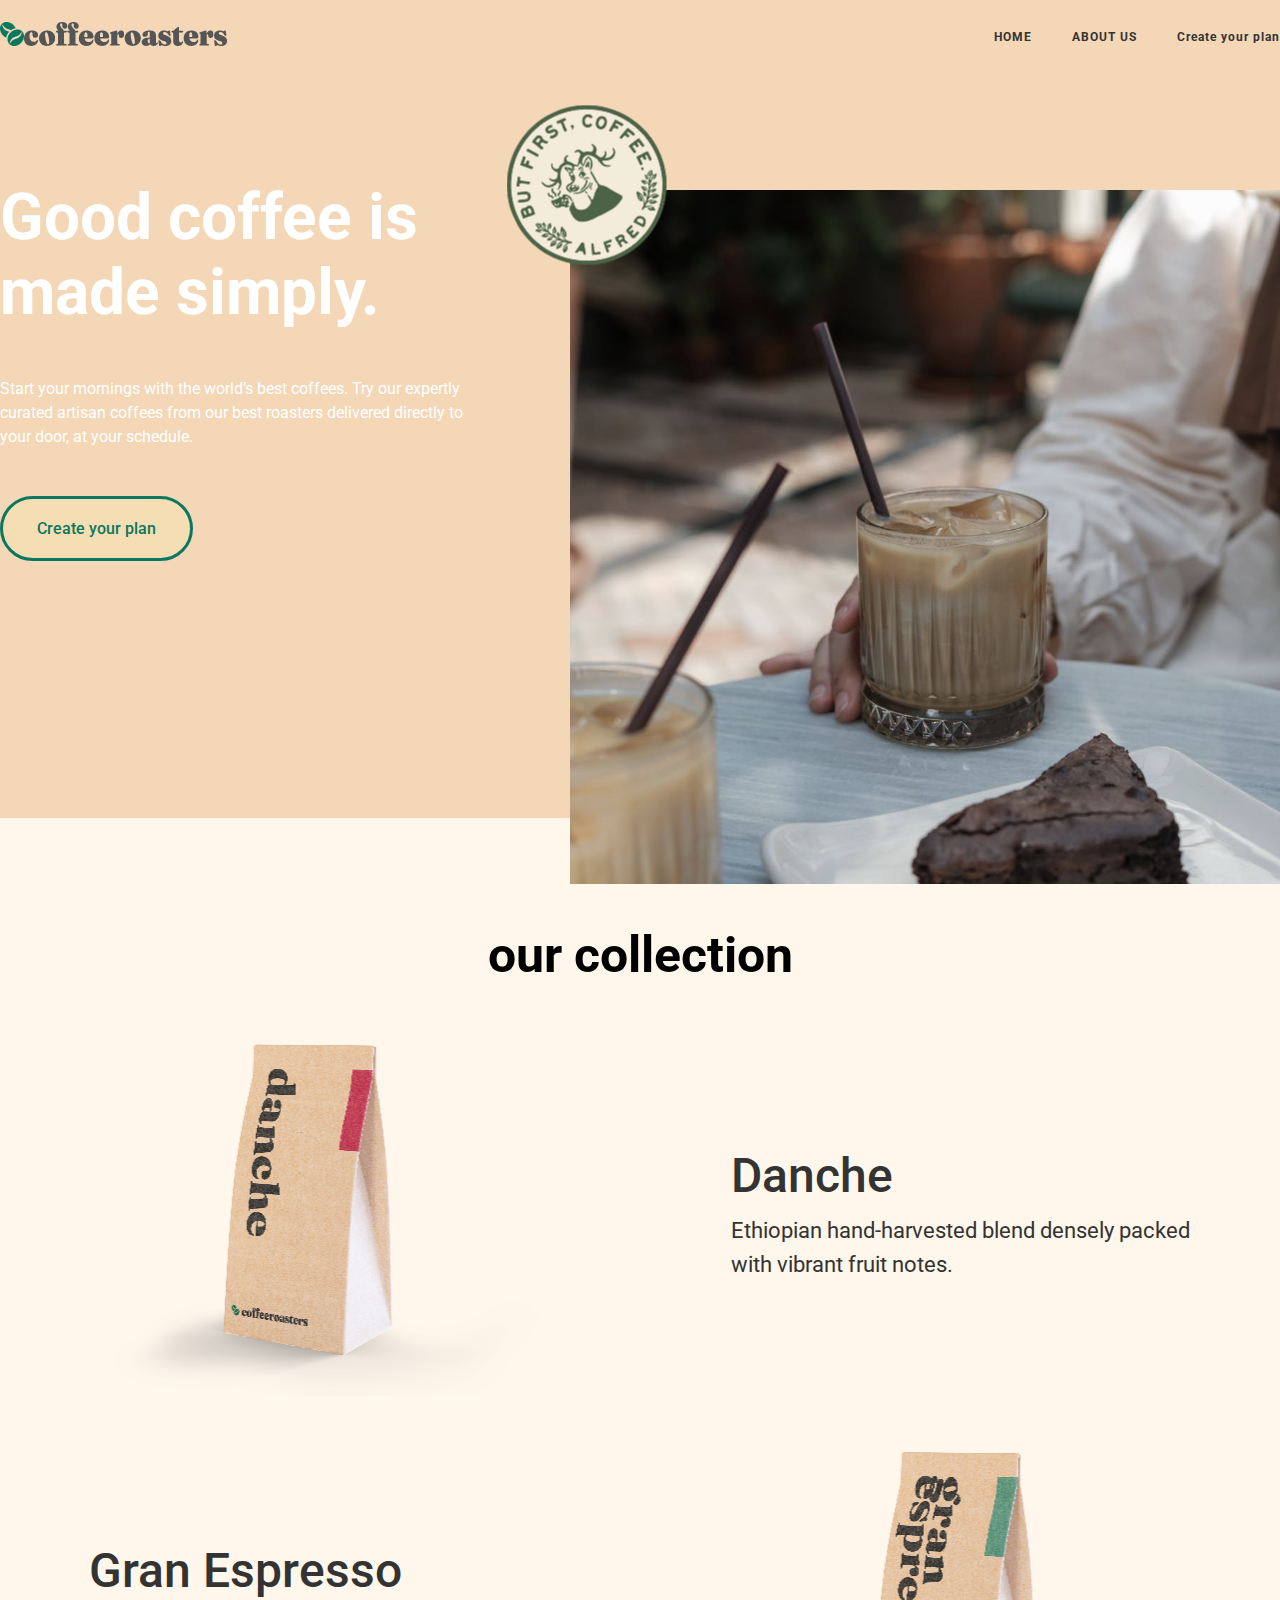
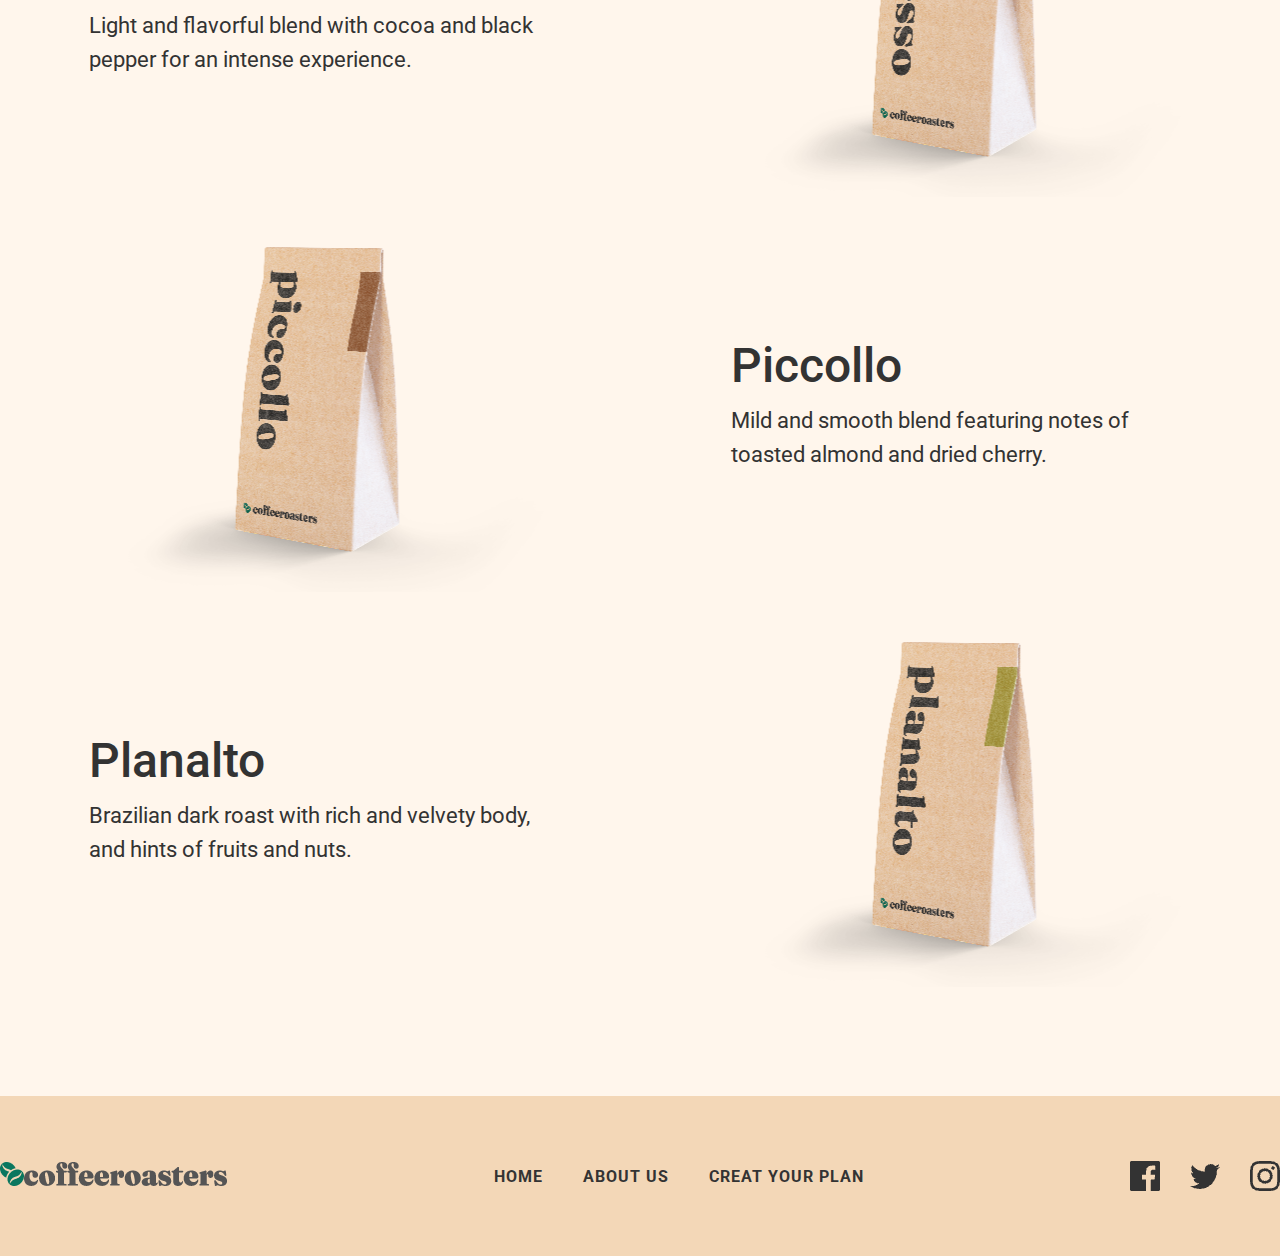
<file: index.html>
<!DOCTYPE html>
<html lang="en">
<head>
  <meta charset="UTF-8" />
  <meta name="viewport" content="width=device-width, initial-scale=1.0" />
  <link rel="stylesheet" href="main.css" />
  <link rel="preconnect" href="https://fonts.googleapis.com" />
  <link rel="preconnect" href="https://fonts.gstatic.com" crossorigin />
  <link
  href="https://fonts.googleapis.com/css2?family=Inter:ital,opsz,wght@0,14..32,100..900;1,14..32,100..900&family=Poppins:ital,wght@0,100;0,200;0,300;0,400;0,500;0,600;0,700;0,800;0,900;1,100;1,200;1,300;1,400;1,500;1,600;1,700;1,800;1,900&family=Roboto:ital,wght@0,100;0,300;0,400;0,500;0,700;0,900;1,100;1,300;1,400;1,500;1,700;1,900&family=Rubik:ital,wght@0,300..900;1,300..900&display=swap"
  rel="stylesheet"
  />
  <title>Document</title>
</head>
<body>
  <header class="header">
    <div class="container">
      <nav class="header__nav">
        <a href="index.html">
          <img src="./images/Group 3614.png" alt="" />
        </a>
        <ul class="header__list">
          <li><a href="" class="header__link">HOME</a></li>
          <li><a href="./about.html" class="header__link">ABOUT US</a></li>
          <li><a href="" class="header__link">Create your plan</a></li>
        </ul>
      </nav>
    </div>
  </header>
  <main>
    <section class="hero">
      <div class="container">
        <div class="hero__wrapper">
          <h1 class="hero__h1">Good coffee 
            is made simply.</h1>
            <p class="hero__p">Start your mornings with the world’s best coffees. Try our expertly curated artisan coffees from our best roasters delivered directly to your door, at your schedule.</p>
            <button class="hero__button">Create your plan</button>
          </div>
          <div class="hero__rasim">
            <img src="./images/Rectangle 679.png" alt="">
          </div>
        </div>
      </section>
      
      <section class="collection">
        <div class="container">
          <h2 class="collection__title">our collection</h2>
          <ul class="collection__list">
            <li class="collection__item">
              <img src="./images/firstQop.png" alt="">
              <div class="collection__textbox">
                <h3 class="collection__heading">Danche</h3>
                <p class="collection__text">Ethiopian hand-harvested blend densely packed with vibrant fruit notes.</p>
              </div>
            </li>
            <li class="collection__item">
              <img src="./images/secondQop.png" alt="">
              <div class="collection__textbox">
                <h3 class="collection__heading">Gran Espresso</h3>
                <p class="collection__text">Light and flavorful blend with cocoa and black pepper for an intense experience.</p>
              </div>
            </li>
            <li class="collection__item">
              <img src="./images/thirdQop.png" alt="">
              <div class="collection__textbox">
                <h3 class="collection__heading">Piccollo</h3>
                <p class="collection__text">Mild and smooth blend featuring notes of toasted almond and dried cherry.</p>
              </div>
            </li>
            <li class="collection__item">
              <img src="./images/fourthQop.png" alt="">
              <div class="collection__textbox">
                <h3 class="collection__heading">Planalto</h3>
                <p class="collection__text">Brazilian dark roast with rich and velvety body, and hints of fruits and nuts.</p>
              </div>
            </li>
          </ul>
        </div>
      </section>
      
    </main>
<footer class="footer">
  <div class="container">
    <div class="footer__wrapper">
      <a href="./index.html">
        <img src="./images/Group 3614.png" alt="">
      </a>
      <ul class="footer__list">
        <li class="footer__item">
          <a href="./index.html" class="footer__link">HOME</a>
        </li>
        <li class="footer__item">
          <a href="./index.html" class="footer__link">ABOUT US </a>
        </li>
        <li class="footer__item">
          <a href="./index.html" class="footer__link">Creat your plan</a>
        </li>
      </ul>
      <div class="footer__icons">
        <img src="./images/Path (2).png" alt="">
        <img src="./images/Path (3).png" alt="">
        <img src="./images/Shape (1).png" alt="">
      </div>
    </div>
  </div>
</footer>


  </body>
  </html>
</file>
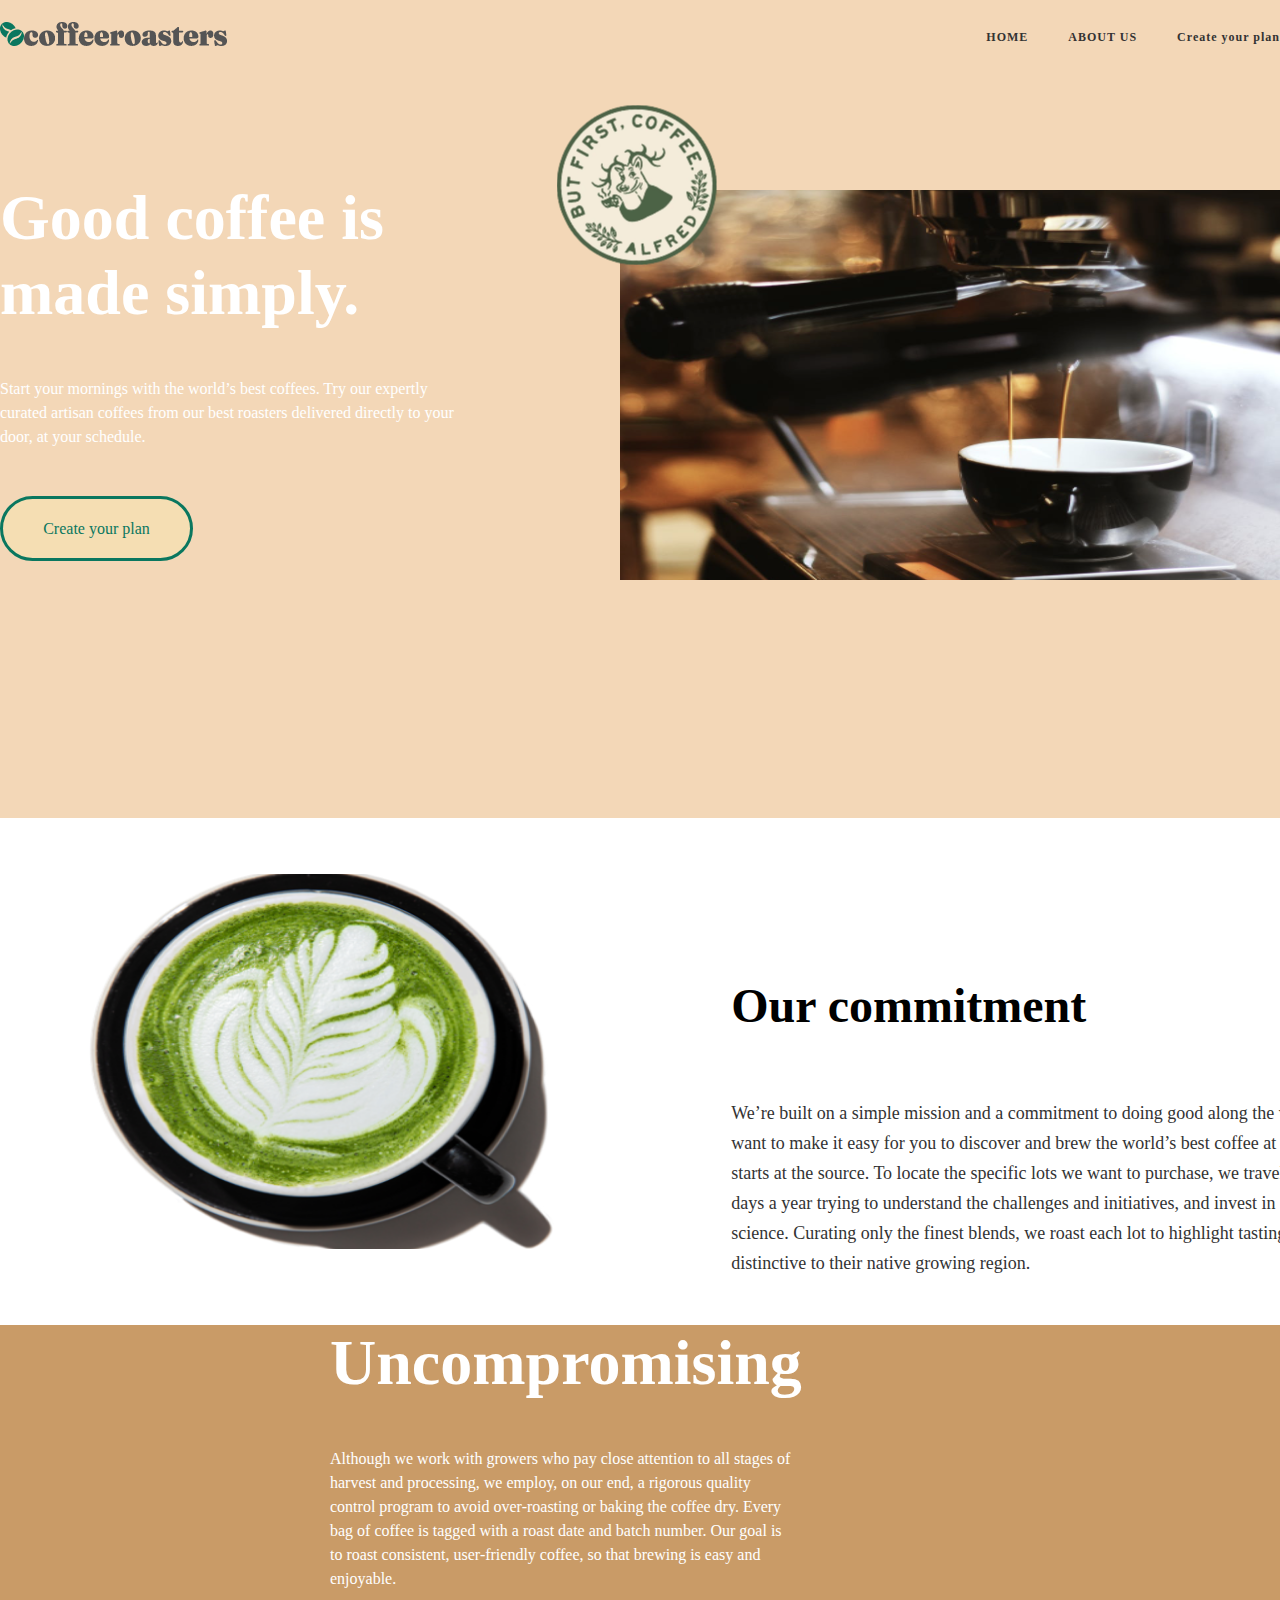
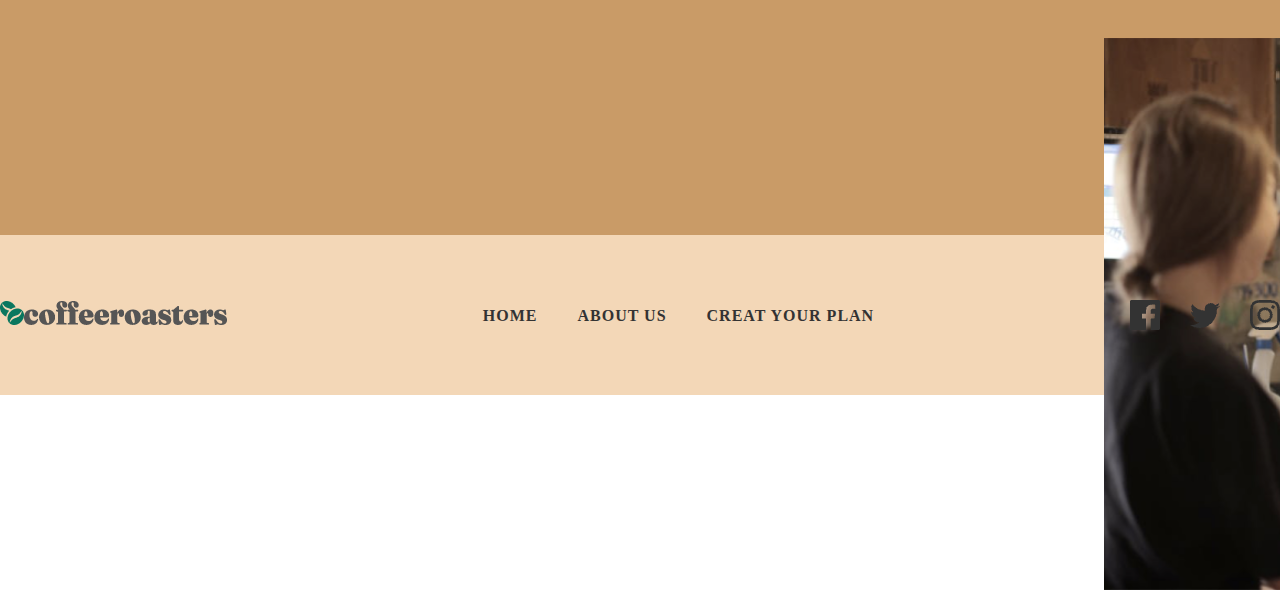
<file: about.html>
<!DOCTYPE html>
<html lang="en">
<head>
    <meta charset="UTF-8">
    <meta name="viewport" content="width=device-width, initial-scale=1.0">
    <title>Document</title>
    <link rel="stylesheet" href="./main.css">
</head>
<body>
    <header class="header">
        <div class="container">
          <nav class="header__nav">
            <a href="index.html">
              <img src="./images/Group 3614.png" alt="" />
            </a>
            <ul class="header__list">
              <li><a href="./index.html" class="header__link">HOME</a></li>
              <li><a href="" class="header__link">ABOUT US</a></li>
              <li><a href="" class="header__link">Create your plan</a></li>
            </ul>
          </nav>
        </div>
      </header>
      
      <main>
        <section class="hero">
            <div class="container">
              <div class="hero__wrapper">
                <h1 class="hero__h1">Good coffee 
                  is made simply.</h1>
                  <p class="hero__p">Start your mornings with the world’s best coffees. Try our expertly curated artisan coffees from our best roasters delivered directly to your door, at your schedule.</p>
                  <button class="hero__button">Create your plan</button>
                </div>
                <div class="hero__rasim">
                  <img src="./images/Rectangle 679 (1).png" alt="">
                </div>
              </div>
            </section>
            <section>
              <li class="collection__item">
                <img src="./images/cup-6 1.png" alt="">
                <div class="collection__textbox">
                  <h3 class="doni">Our commitment</h3>
                  <p class="doniyor">We’re built on a simple mission and a commitment to doing good along the way. We want to make it easy for you to discover and brew the world’s best coffee at home. It all starts at the source. To locate the specific lots we want to purchase, we travel nearly 60 days a year trying to understand the challenges and  initiatives, and invest in coffee plant science. Curating only the finest blends, we roast each lot to highlight tasting profiles distinctive to their native growing region.</p>
                </div>
              </li>
            </section>
            <section class="hero__title">
              <div class="container">
                <div class="hero__wrapper">
                  <div></div>
                  <h1 class="hero__h1">Uncompromising</h1>
                    <p class="hero__p">Although we work with growers who pay close attention to all stages of harvest and processing, we employ, on our end, a rigorous quality control program to avoid over-roasting or baking the coffee dry. Every bag of coffee is tagged with a roast date and batch number. Our goal is to roast consistent, user-friendly coffee, so that brewing is easy and enjoyable.</p>
                    
                  </div>
                 
                    <div class="diyora">
            <img src="./images/Rectangle 681.png" alt="">
           </div>
        
           
                </div>
              </section>
        </main>

        <footer class="footer">
          <div class="container">
            <div class="footer__wrapper">
              <a href="./index.html">
                <img src="./images/Group 3614.png" alt="">
              </a>
              <ul class="footer__list">
                <li class="footer__item">
                  <a href="./index.html" class="footer__link">HOME</a>
                </li>
                <li class="footer__item">
                  <a href="./index.html" class="footer__link">ABOUT US </a>
                </li>
                <li class="footer__item">
                  <a href="./index.html" class="footer__link">Creat your plan</a>
                </li>
              </ul>
              <div class="footer__icons">
                <img src="./images/Path (2).png" alt="">
                <img src="./images/Path (3).png" alt="">
                <img src="./images/Shape (1).png" alt="">
              </div>
            </div>
          </div>
        </footer>
        
        
</body>
</html>
</file>
<file: main.css>
* {
  margin: 0;
  padding: 0;
  box-sizing: border-box;
  list-style: none;
  text-decoration: none;
}
.header {
  padding-top: 22px;
  background: #f3d7b7;
}
.header__nav {
  display: flex;
  justify-content: space-between;
  align-items: center;
}
.header__list {
  list-style: none;
  display: flex;
  align-items: center;
  gap: 40px;
}
.header__link {
  text-decoration: none;
  color: rgb(51, 51, 51);
  font-family: "Roboto";
  font-size: 12px;
  font-weight: 700;
  line-height: 14px;
  letter-spacing: 1px;
  transition: 0.5s ease-in-out;
}
.container {
  max-width: 1340px;
  margin: 0 auto;
}
.header__link:hover {
  color: white;
}
.hero {
  background: rgb(243, 215, 183);
  padding-top: 130px;
  padding-bottom: 257px;
  position: relative;
}
.hero__wrapper {
  width: 464px;
}
.hero__h1 {
  color: rgb(0, 0, 0);
  font-family: "Roboto";
  font-size: 64px;
  font-weight: 700;
  line-height: 75px;
}

.hero__p {
  margin-top: 47px;
  margin-bottom: 47px;
  color: rgb(0, 0, 0);
  font-family: "Roboto";
  font-size: 16px;
  font-weight: 400;
  line-height: 24px;
}
.hero__button {
  font-family: "Roboto";
  font-size: 16px;
  font-weight: 500;
  line-height: 19px;
  padding: 20px 0;
  border: 3px solid rgb(10, 119, 95);
  width: 193px;
  border-radius: 100px;
  background-color: wheat;
  color: rgb(10, 119, 95);
  transition: 0.5s ease-in-out;
}
.hero__button:hover {
  color: #fff;
  background-color: rgb(10, 119, 95);
}
.hero__rasim {
  position: absolute;
  top: 140px;
  right: 0;
}
.hero__rasim::before {
  background-image: url("./image\ 40.png");
  width: 160px;
  height: 160px;
  content: "";
  display: block;
  background-position: center;
  position: absolute;
  top: -85px;
  left: -63px;
  transform: rotate(0);
  animation: bot__donior;
  animation-duration: 3s;
  animation-iteration-count: infinite;
  animation-fill-mode: backwards;
  animation-direction: normal;
}
@keyframes bot__donior {
  0% {
    transform: rotate(0);
  }
  100% {
    transform: rotate(360deg);
  }
}
.collection{
  background-color: #fff6ec;
  padding-top: 108px;
  padding-bottom: 89px;
}
.collection__title{
  color: #000000;
  font-family: "Roboto";
  font-size: 50px;
  font-weight: 700;
  margin-bottom: 42px;
  line-height: 59px;
  text-align: center;
}
.collection__item > img{
  width: 465px;
  height: 375px;
}
.collection__textbox{
  width: 460px;
}
.collection__heading{
  color: rgb(51, 51, 51);
font-family: "Roboto";
font-size: 48px;
font-weight: 500;
line-height: 56px;
margin-bottom: 10px;
}
.collection__text{
  color: rgb(51, 51, 51);
font-family: "Roboto";
font-size: 22px;
font-weight: 400;
line-height: 34px;
}
.collection__item{
  display: flex;
  justify-content: space-around;
  margin-bottom: 20px;
  align-items: center;
}
.collection__item:nth-child(2){
  flex-direction: row-reverse;
}
.collection__item:nth-child(4){
  flex-direction: row-reverse;
}
.collection__item > img:hover{
  transform: scale(1.3);
}
.footer{
  padding: 65px 0;
  background-color:#f3d7b7;

}
.footer__wrapper{
  display: flex;
  align-items: center;justify-content: space-between;

}
.footer__list{
  display: flex;
  align-items: center;
  gap: 40px;
}
.footer__link{
  color: #333333;
font-family: Roboto;
font-size: 16px;
font-weight: 700;
line-height: 19px;
letter-spacing: 1px;
text-align: center;
text-transform: uppercase;
}
.footer__icons{
  display: flex;
  align-items: center;
  gap: 30px;
}
.doni{
  color: #000000;
font-family: Roboto;
font-size: 48px;
font-weight: 700;
line-height: 56px;
width: 388px;
height: 56px;
margin-top: 160px;
}
.doniyor{
  color: #333333;
font-family: Roboto;
font-size: 18px;
font-weight: 400;
line-height: 30px;
width: 646px;
height: 207px;
margin-top: 64px;
}
.hero__title{
  background: #c99b67;
  width: 2000px;
  height: 510px;
}
.hero__h1{
  color: white;
 
}
.hero__p{
  color: white;
}
.diyora{
  display: flex; 
  justify-content: flex-end;
margin: 0 auto;

}
</file>
